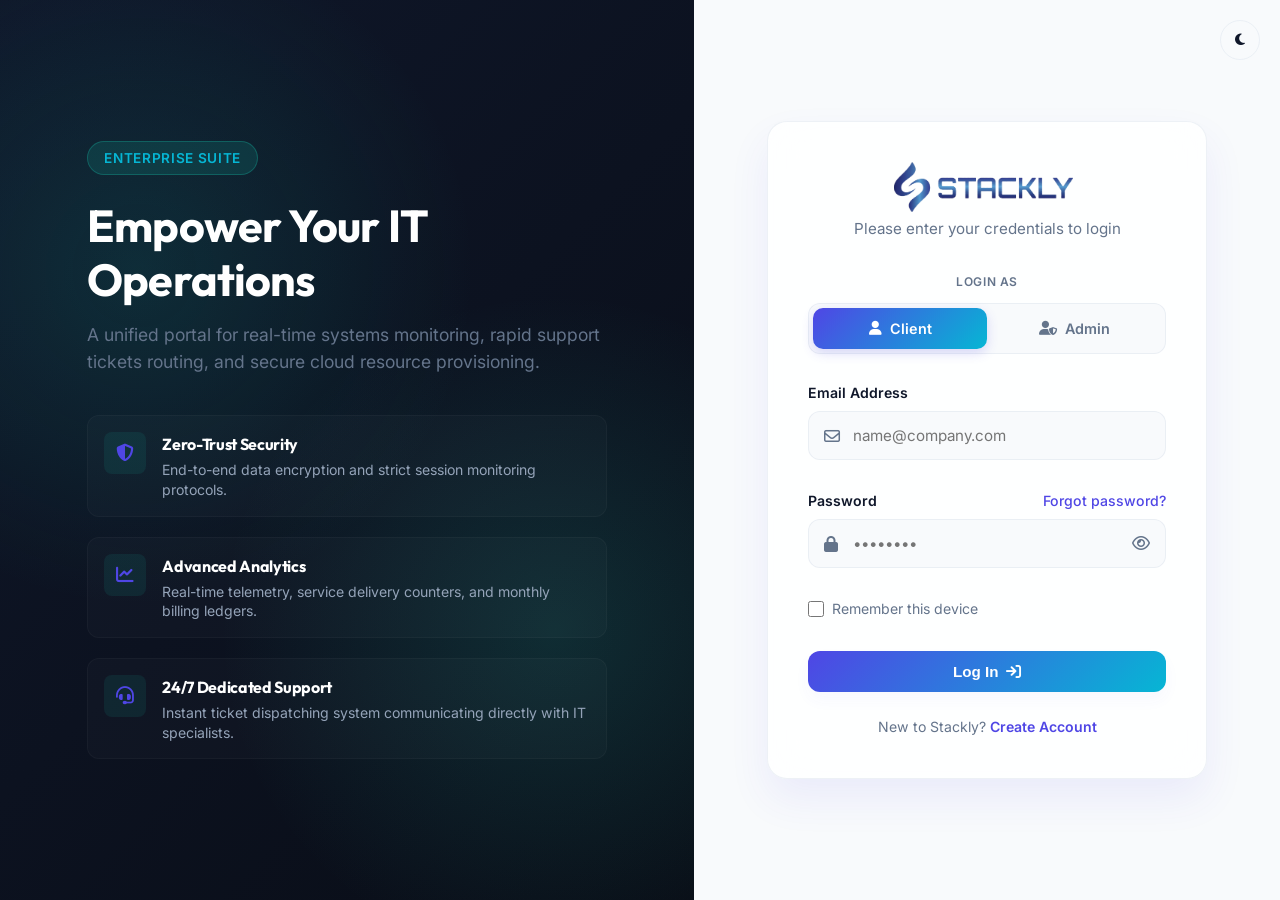
<file: index.html>
<!DOCTYPE html>
<html lang="en">
<head>
    <meta charset="UTF-8">
    <meta name="viewport" content="width=device-width, initial-scale=1.0">
    <title>Login - Stackly</title>
    <!-- Fonts -->
    <link rel="stylesheet" href="style.css">
    <!-- FontAwesome Icons -->
    <link rel="stylesheet" href="https://cdnjs.cloudflare.com/ajax/libs/font-awesome/6.4.0/css/all.min.css">
</head>
<body>
    <!-- Background animations -->
    <div class="bg-decor">
        <div class="bg-bubble bg-bubble-1"></div>
        <div class="bg-bubble bg-bubble-2"></div>
        <div class="bg-bubble bg-bubble-3"></div>
    </div>

    <!-- Theme Switcher floating button -->
    <div style="position: fixed; top: 20px; right: 20px; z-index: 1000;">
        <button class="theme-toggle-btn" aria-label="Toggle Theme">
            <i class="fa-solid fa-moon"></i>
        </button>
    </div>

    <div class="auth-container">
        <!-- Left Side: Interactive Branding -->
        <div class="auth-left">
            <div class="auth-left-content">
                <div class="auth-badge">Enterprise Suite</div>
                <h1>Empower Your IT Operations</h1>
                <p>A unified portal for real-time systems monitoring, rapid support tickets routing, and secure cloud resource provisioning.</p>
                
                <div class="auth-features">
                    <div class="auth-feature-item">
                        <div class="auth-feature-icon">
                            <i class="fa-solid fa-shield-halved"></i>
                        </div>
                        <div class="auth-feature-text">
                            <h4>Zero-Trust Security</h4>
                            <p>End-to-end data encryption and strict session monitoring protocols.</p>
                        </div>
                    </div>
                    
                    <div class="auth-feature-item">
                        <div class="auth-feature-icon">
                            <i class="fa-solid fa-chart-line"></i>
                        </div>
                        <div class="auth-feature-text">
                            <h4>Advanced Analytics</h4>
                            <p>Real-time telemetry, service delivery counters, and monthly billing ledgers.</p>
                        </div>
                    </div>
                    
                    <div class="auth-feature-item">
                        <div class="auth-feature-icon">
                            <i class="fa-solid fa-headset"></i>
                        </div>
                        <div class="auth-feature-text">
                            <h4>24/7 Dedicated Support</h4>
                            <p>Instant ticket dispatching system communicating directly with IT specialists.</p>
                        </div>
                    </div>
                </div>
            </div>
        </div>

        <!-- Right Side: Login Form -->
        <div class="auth-right">
            <div class="auth-card">
                <div class="auth-card-header">
                
                    <img src="./image/stackly_logo.webp" alt="Stackly" style="width: 50%; height: 50%; margin-right: 8px;">
                    <p class="subtitle">Please enter your credentials to login</p>
                </div>

                <div id="loginAlert"></div>

                <form id="loginForm" onsubmit="handleLogin(event)" novalidate>

                    <!-- Login As segmented control selector -->
                    <div class="form-group" style="margin-bottom: 28px;">
                        <label class="form-label" style="display: block; text-align: center; margin-bottom: 12px; font-weight: 600; text-transform: uppercase; font-size: 0.75rem; letter-spacing: 0.05em; color: var(--text-light);">Login As</label>
                        <div class="segmented-control">
                            <input type="radio" name="loginRole" id="roleClient" value="client" checked>
                            <label for="roleClient" class="segmented-control-option-label">
                                <i class="fa-solid fa-user"></i> Client
                            </label>
                            
                            <input type="radio" name="loginRole" id="roleAdmin" value="admin">
                            <label for="roleAdmin" class="segmented-control-option-label">
                                <i class="fa-solid fa-user-shield"></i> Admin
                            </label>
                            
                            <div class="segmented-control-slider"></div>
                        </div>
                    </div>

                    <!-- Email field -->
                    <div class="form-group">
                        <label class="form-label" for="email">Email Address</label>
                        <div class="input-wrapper">
                            <i class="fa-regular fa-envelope input-icon-left"></i>
                            <input type="email" id="email" class="form-control" placeholder="name@company.com" required>
                        </div>
                        <div class="form-error" id="emailError"></div>
                    </div>

                    <!-- Password field -->
                    <div class="form-group">
                        <div style="display: flex; justify-content: space-between; align-items: center; margin-bottom: 8px;">
                            <label class="form-label" for="password" style="margin: 0;">Password</label>
                            <a href="404.html" class="forgot-password-link">Forgot password?</a>
                        </div>
                        <div class="input-wrapper">
                            <i class="fa-solid fa-lock input-icon-left"></i>
                            <input type="password" id="password" class="form-control" placeholder="••••••••" required>
                            <button type="button" class="input-icon-right" id="passwordToggle" onclick="togglePasswordVisibility()" aria-label="Toggle Password Visibility">
                                <i class="fa-regular fa-eye"></i>
                            </button>
                        </div>
                        <div class="form-error" id="passwordError"></div>
                    </div>

                    <!-- Actions -->
                    <div class="form-actions-row">
                        <label class="checkbox-label">
                            <input type="checkbox" id="remember">
                            <span>Remember this device</span>
                        </label>
                    </div>

                    <button type="submit" class="btn btn-primary auth-submit-btn">
                        <span>Log In</span> <i class="fa-solid fa-arrow-right-to-bracket"></i>
                    </button>
                </form>

                

                <div class="toggle-link">
                    New to Stackly? <a href="signup.html">Create Account</a>
                </div>
            </div>
        </div>
    </div>

    <!-- Core Scripts -->
    <script src="script.js"></script>
    <script>
        // Toggle password visibility eye icon
        function togglePasswordVisibility() {
            const passwordInput = document.getElementById('password');
            const toggleIcon = document.querySelector('#passwordToggle i');
            
            if (passwordInput.type === 'password') {
                passwordInput.type = 'text';
                toggleIcon.className = 'fa-regular fa-eye-slash';
            } else {
                passwordInput.type = 'password';
                toggleIcon.className = 'fa-regular fa-eye';
            }
        }

        function handleLogin(event) {
            event.preventDefault();
            
            const email = document.getElementById('email').value.trim();
            const password = document.getElementById('password').value;
            
            const emailError = document.getElementById('emailError');
            const passwordError = document.getElementById('passwordError');

            // Clear errors
            emailError.innerHTML = '';
            passwordError.innerHTML = '';

            let hasErrors = false;

            if (!email) {
                emailError.innerHTML = '<i class="fa-solid fa-triangle-exclamation"></i> Email address is required';
                hasErrors = true;
            } else if (!isValidEmail(email)) {
                emailError.innerHTML = '<i class="fa-solid fa-triangle-exclamation"></i> Please enter a valid email address';
                hasErrors = true;
            }

            if (!password) {
                passwordError.innerHTML = '<i class="fa-solid fa-triangle-exclamation"></i> Password is required';
                hasErrors = true;
            } else if (password.length < 6) {
                passwordError.innerHTML = '<i class="fa-solid fa-triangle-exclamation"></i> Password must be at least 6 characters';
                hasErrors = true;
            }

            if (hasErrors) {
                showToast("Please fix the validation errors", "danger");
                return;
            }

            // Role is strictly determined by the selected segmented control option
            const role = document.querySelector('input[name="loginRole"]:checked').value;
            
            // Set User profile details in session
            sessionStorage.setItem('userEmail', email);
            sessionStorage.setItem('userRole', role);
            
            // Lookup user details in localStorage to resolve custom registered name if possible
            let resolvedName = '';
            let resolvedCompany = '';
            
            if (role === 'client') {
                const clients = JSON.parse(localStorage.getItem('it_clients')) || [];
                const matchedClient = clients.find(c => c.email.toLowerCase() === email.toLowerCase());
                if (matchedClient) {
                    resolvedName = matchedClient.name;
                    resolvedCompany = matchedClient.company;
                    sessionStorage.setItem('userCompany', resolvedCompany);
                }
            } else {
                const users = JSON.parse(localStorage.getItem('it_users')) || [];
                const matchedAdmin = users.find(u => u.email.toLowerCase() === email.toLowerCase() && u.role === 'admin');
                if (matchedAdmin) {
                    resolvedName = matchedAdmin.fullname;
                }
            }

            if (!resolvedName) {
                // Generate fallback name based on email prefix
                const username = email.split('@')[0];
                resolvedName = username.charAt(0).toUpperCase() + username.slice(1).replace('.', ' ');
            }
            sessionStorage.setItem('userName', resolvedName);
            
            window.location.href = role === 'admin' ? 'admin.html' : 'client.html';
        }

        function isValidEmail(email) {
            const re = /^[^\s@]+@[^\s@]+\.[^\s@]+$/;
            return re.test(email);
        }
    </script>
</body>
</html>
</file>
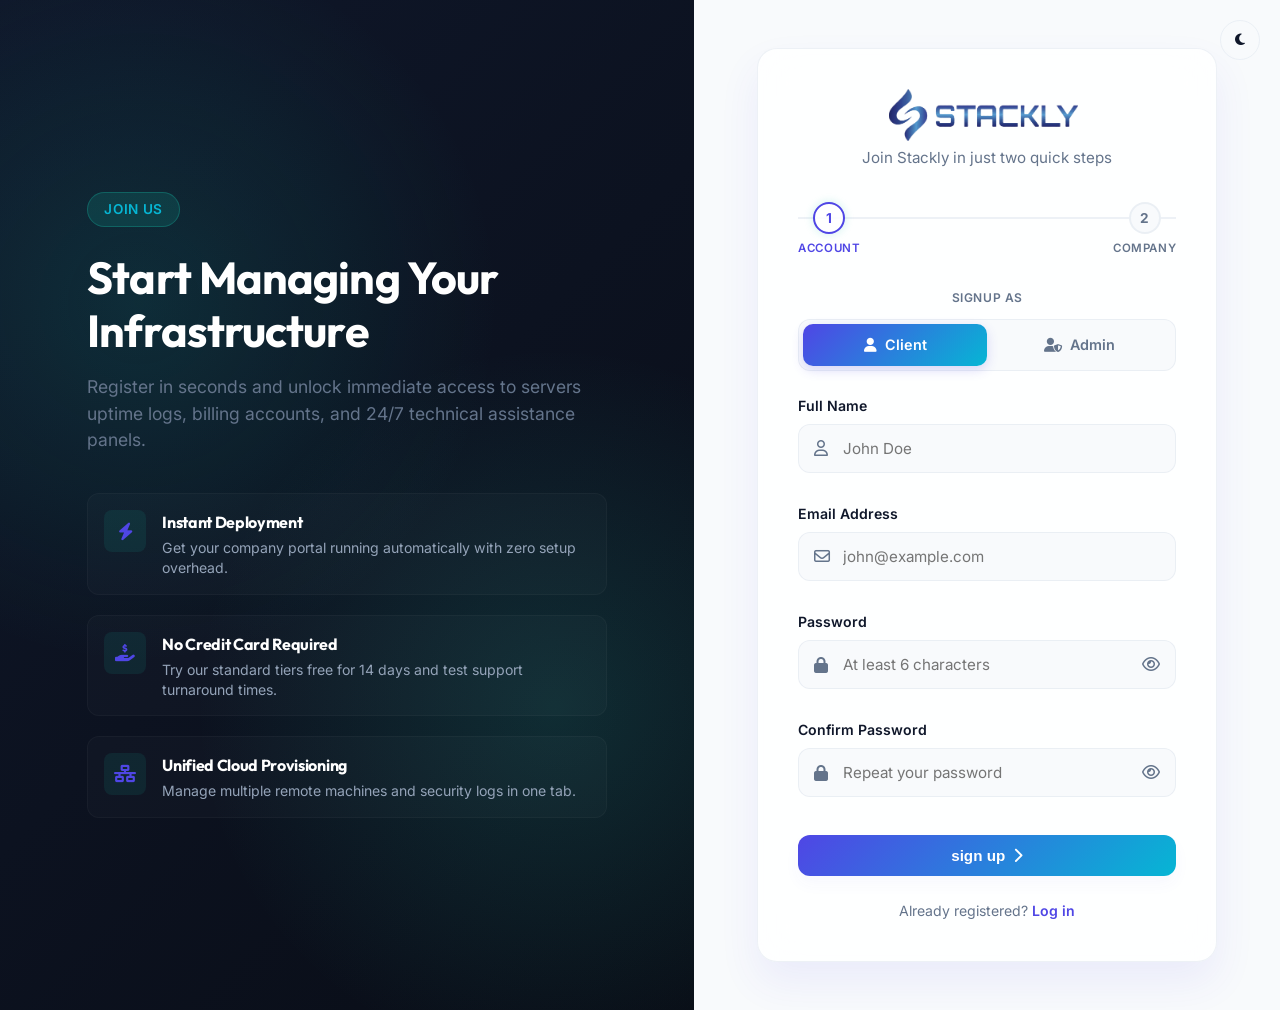
<file: signup.html>
<!DOCTYPE html>
<html lang="en">
<head>
    <meta charset="UTF-8">
    <meta name="viewport" content="width=device-width, initial-scale=1.0">
    <title>Sign Up - Stackly</title>
    <!-- CSS -->
    <link rel="stylesheet" href="style.css">
    <!-- FontAwesome Icons -->
    <link rel="stylesheet" href="https://cdnjs.cloudflare.com/ajax/libs/font-awesome/6.4.0/css/all.min.css">
</head>
<body>
    <!-- Background decorations -->
    <div class="bg-decor">
        <div class="bg-bubble bg-bubble-1"></div>
        <div class="bg-bubble bg-bubble-2"></div>
        <div class="bg-bubble bg-bubble-3"></div>
    </div>

    <!-- Theme Switcher floating button -->
    <div style="position: fixed; top: 20px; right: 20px; z-index: 1000;">
        <button class="theme-toggle-btn" aria-label="Toggle Theme">
            <i class="fa-solid fa-moon"></i>
        </button>
    </div>

    <div class="auth-container">
        <!-- Left Side: Interactive Branding -->
        <div class="auth-left">
            <div class="auth-left-content">
                <div class="auth-badge">Join Us</div>
                <h1>Start Managing Your Infrastructure</h1>
                <p>Register in seconds and unlock immediate access to servers uptime logs, billing accounts, and 24/7 technical assistance panels.</p>
                
                <div class="auth-features">
                    <div class="auth-feature-item">
                        <div class="auth-feature-icon">
                            <i class="fa-solid fa-bolt"></i>
                        </div>
                        <div class="auth-feature-text">
                            <h4>Instant Deployment</h4>
                            <p>Get your company portal running automatically with zero setup overhead.</p>
                        </div>
                    </div>
                    
                    <div class="auth-feature-item">
                        <div class="auth-feature-icon">
                            <i class="fa-solid fa-hand-holding-dollar"></i>
                        </div>
                        <div class="auth-feature-text">
                            <h4>No Credit Card Required</h4>
                            <p>Try our standard tiers free for 14 days and test support turnaround times.</p>
                        </div>
                    </div>
                    
                    <div class="auth-feature-item">
                        <div class="auth-feature-icon">
                            <i class="fa-solid fa-network-wired"></i>
                        </div>
                        <div class="auth-feature-text">
                            <h4>Unified Cloud Provisioning</h4>
                            <p>Manage multiple remote machines and security logs in one tab.</p>
                        </div>
                    </div>
                </div>
            </div>
        </div>

        <!-- Right Side: Stepper Form -->
        <div class="auth-right">
            <div class="auth-card" style="max-width: 460px;">
                <div class="auth-card-header">
                    <img src="./image/stackly_logo.webp" alt="Stackly" style="width: 50%; height: 50%; margin-right: 8px;">
 
                    <p class="subtitle">Join Stackly in just two quick steps</p>
                </div>

                <!-- Step progress indicators -->
                <div class="signup-steps">
                    <div class="signup-step-item active" id="stepIndicator1">
                        <div class="step-num">1</div>
                        <div class="step-label">Account</div>
                    </div>
                    <div class="signup-step-item" id="stepIndicator2">
                        <div class="step-num">2</div>
                        <div class="step-label">Company</div>
                    </div>
                </div>

                <div id="signupAlert"></div>

                <form id="signupForm" onsubmit="handleSignup(event)" novalidate>
                    <!-- STEP 1 PANEL -->
                    <div class="signup-step-panel active" id="stepPanel1">
                        <!-- Signup As Selector -->
                        <div class="form-group" style="margin-bottom: 24px;">
                            <label class="form-label" style="display: block; text-align: center; margin-bottom: 12px; font-weight: 600; text-transform: uppercase; font-size: 0.75rem; letter-spacing: 0.05em; color: var(--text-light);">Signup As</label>
                            <div class="segmented-control">
                                <input type="radio" name="signupRole" id="signupClient" value="client" checked>
                                <label for="signupClient" class="segmented-control-option-label">
                                    <i class="fa-solid fa-user"></i> Client
                                </label>
                                
                                <input type="radio" name="signupRole" id="signupAdmin" value="admin">
                                <label for="signupAdmin" class="segmented-control-option-label">
                                    <i class="fa-solid fa-user-shield"></i> Admin
                                </label>
                                
                                <div class="segmented-control-slider"></div>
                            </div>
                        </div>
                        <!-- Full Name -->
                        <div class="form-group">
                            <label class="form-label" for="fullname">Full Name</label>
                            <div class="input-wrapper">
                                <i class="fa-regular fa-user input-icon-left"></i>
                                <input type="text" id="fullname" class="form-control" placeholder="John Doe" required>
                            </div>
                            <div class="form-error" id="fullnameError"></div>
                        </div>

                        <!-- Email Address -->
                        <div class="form-group">
                            <label class="form-label" for="signup-email">Email Address</label>
                            <div class="input-wrapper">
                                <i class="fa-regular fa-envelope input-icon-left"></i>
                                <input type="email" id="signup-email" class="form-control" placeholder="john@example.com" required>
                            </div>
                            <div class="form-error" id="signup-emailError"></div>
                        </div>

                        <!-- Password -->
                        <div class="form-group">
                            <label class="form-label" for="signup-password">Password</label>
                            <div class="input-wrapper">
                                <i class="fa-solid fa-lock input-icon-left"></i>
                                <input type="password" id="signup-password" class="form-control" placeholder="At least 6 characters" required>
                                <button type="button" class="input-icon-right" onclick="togglePassword('signup-password', this)" aria-label="Toggle Password Visibility">
                                    <i class="fa-regular fa-eye"></i>
                                </button>
                            </div>
                            <div class="form-error" id="signup-passwordError"></div>
                        </div>

                        <!-- Confirm Password -->
                        <div class="form-group">
                            <label class="form-label" for="confirm-password">Confirm Password</label>
                            <div class="input-wrapper">
                                <i class="fa-solid fa-lock input-icon-left"></i>
                                <input type="password" id="confirm-password" class="form-control" placeholder="Repeat your password" required>
                                <button type="button" class="input-icon-right" onclick="togglePassword('confirm-password', this)" aria-label="Toggle Password Visibility">
                                    <i class="fa-regular fa-eye"></i>
                                </button>
                            </div>
                            <div class="form-error" id="confirm-passwordError"></div>
                        </div>

                        <button type="button" class="btn btn-primary auth-submit-btn" onclick="goToStep(2)">
                            <span>sign up</span> <i class="fa-solid fa-chevron-right"></i>
                        </button>
                    </div>

                    <!-- STEP 2 PANEL -->
                    <div class="signup-step-panel" id="stepPanel2">
                        <!-- Company Name -->
                        <div class="form-group">
                            <label class="form-label" for="company">Company Name</label>
                            <div class="input-wrapper">
                                <i class="fa-regular fa-building input-icon-left"></i>
                                <input type="text" id="company" class="form-control" placeholder="Acme Corporation" required>
                            </div>
                            <div class="form-error" id="companyError"></div>
                        </div>

                        <!-- Company Phone -->
                        <div class="form-group">
                            <label class="form-label" for="phone">Phone Number</label>
                            <div class="input-wrapper">
                                <i class="fa-solid fa-phone input-icon-left"></i>
                                <input type="tel" id="phone" class="form-control" placeholder="+1 (555) 000-0000" required>
                            </div>
                            <div class="form-error" id="phoneError"></div>
                        </div>

                        <!-- Agree Checklist -->
                        <div class="form-group" style="margin-top: 16px;">
                            <label class="checkbox-label" style="align-items: flex-start;">
                                <input type="checkbox" id="agree" style="margin-top: 3px;" required>
                                <span style="font-size: 0.82rem; line-height: 1.4;">I accept the <a href="#" style="color: var(--primary); font-weight:600;">Terms of Service</a> and <a href="#" style="color: var(--primary); font-weight:600;">Privacy Agreement</a>.</span>
                            </label>
                            <div class="form-error" id="agreeError"></div>
                        </div>

                        <div style="display: flex; gap: 12px; margin-top: 24px;">
                            <button type="button" class="btn btn-secondary" onclick="goToStep(1)" style="flex: 1;">
                                <i class="fa-solid fa-chevron-left"></i> <span>Back</span>
                            </button>
                            <button type="submit" class="btn btn-primary" style="flex: 1.8;">
                                <span>Create Account</span> <i class="fa-solid fa-check"></i>
                            </button>
                        </div>
                    </div>
                </form>

                <div class="toggle-link">
                    Already registered? <a href="index.html">Log in</a>
                </div>
            </div>
        </div>
    </div>

    <!-- Script imports -->
    <script src="script.js"></script>
    <script>
        // Toggle passwords input mask
        function togglePassword(inputId, button) {
            const input = document.getElementById(inputId);
            const icon = button.querySelector('i');
            if (input.type === 'password') {
                input.type = 'text';
                icon.className = 'fa-regular fa-eye-slash';
            } else {
                input.type = 'password';
                icon.className = 'fa-regular fa-eye';
            }
        }

        // Stepper Navigation
        function goToStep(stepNumber) {
            if (stepNumber === 2) {
                // Validate Step 1 first
                const fullname = document.getElementById('fullname').value.trim();
                const email = document.getElementById('signup-email').value.trim();
                const password = document.getElementById('signup-password').value;
                const confirmPassword = document.getElementById('confirm-password').value;

                const fullnameError = document.getElementById('fullnameError');
                const emailError = document.getElementById('signup-emailError');
                const passwordError = document.getElementById('signup-passwordError');
                const confirmPasswordError = document.getElementById('confirm-passwordError');

                // Clear previous error messages
                fullnameError.innerHTML = '';
                emailError.innerHTML = '';
                passwordError.innerHTML = '';
                confirmPasswordError.innerHTML = '';

                let hasErrors = false;

                if (!fullname) {
                    fullnameError.innerHTML = '<i class="fa-solid fa-triangle-exclamation"></i> Full name is required';
                    hasErrors = true;
                } else if (fullname.length < 3) {
                    fullnameError.innerHTML = '<i class="fa-solid fa-triangle-exclamation"></i> Name must be at least 3 characters';
                    hasErrors = true;
                }

                if (!email) {
                    emailError.innerHTML = '<i class="fa-solid fa-triangle-exclamation"></i> Email address is required';
                    hasErrors = true;
                } else if (!isValidEmail(email)) {
                    emailError.innerHTML = '<i class="fa-solid fa-triangle-exclamation"></i> Please enter a valid email address';
                    hasErrors = true;
                }

                if (!password) {
                    passwordError.innerHTML = '<i class="fa-solid fa-triangle-exclamation"></i> Password is required';
                    hasErrors = true;
                } else if (password.length < 6) {
                    passwordError.innerHTML = '<i class="fa-solid fa-triangle-exclamation"></i> Password must be at least 6 characters';
                    hasErrors = true;
                }

                if (password !== confirmPassword) {
                    confirmPasswordError.innerHTML = '<i class="fa-solid fa-triangle-exclamation"></i> Passwords do not match';
                    hasErrors = true;
                }

                if (hasErrors) {
                    showToast("Please check Step 1 fields", "danger");
                    return;
                }

                // Switch panels
                document.getElementById('stepPanel1').classList.remove('active');
                document.getElementById('stepPanel2').classList.add('active');
                
                // Update step stepper classes
                document.getElementById('stepIndicator1').className = 'signup-step-item completed';
                document.getElementById('stepIndicator2').className = 'signup-step-item active';
                
                showToast("Account details validated, complete step 2", "info");
            } else if (stepNumber === 1) {
                // Switch back
                document.getElementById('stepPanel2').classList.remove('active');
                document.getElementById('stepPanel1').classList.add('active');

                // Update indicators
                document.getElementById('stepIndicator1').className = 'signup-step-item active';
                document.getElementById('stepIndicator2').className = 'signup-step-item';
            }
        }

        function handleSignup(event) {
            event.preventDefault();

            const company = document.getElementById('company').value.trim();
            const phone = document.getElementById('phone').value.trim();
            const agree = document.getElementById('agree').checked;

            const companyError = document.getElementById('companyError');
            const phoneError = document.getElementById('phoneError');
            const agreeError = document.getElementById('agreeError');

            // Clear errors
            companyError.innerHTML = '';
            phoneError.innerHTML = '';
            agreeError.innerHTML = '';

            let hasErrors = false;

            if (!company) {
                companyError.innerHTML = '<i class="fa-solid fa-triangle-exclamation"></i> Company name is required';
                hasErrors = true;
            }

            if (!phone) {
                phoneError.innerHTML = '<i class="fa-solid fa-triangle-exclamation"></i> Phone number is required';
                hasErrors = true;
            }

            if (!agree) {
                agreeError.innerHTML = '<i class="fa-solid fa-triangle-exclamation"></i> You must agree to the Terms of Service';
                hasErrors = true;
            }

            if (hasErrors) {
                showToast("Please fix the validation errors", "danger");
                return;
            }

            // Save details to database
            const clients = getClients();
            const users = JSON.parse(localStorage.getItem('it_users')) || [];
            
            const fullname = document.getElementById('fullname').value.trim();
            const email = document.getElementById('signup-email').value.trim();
            const password = document.getElementById('signup-password').value;
            const signupRole = document.querySelector('input[name="signupRole"]:checked').value;

            // Generate new ID
            const newId = clients.length > 0 ? Math.max(...clients.map(c => c.id)) + 1 : 1;

            if (signupRole === 'client') {
                const newClient = {
                    id: newId,
                    name: fullname,
                    company: company,
                    email: email,
                    phone: phone,
                    services: ["Support Package"], // Auto assign basic package
                    status: "Active",
                    joined: new Date().toISOString().split('T')[0],
                    spent: 0
                };
                clients.push(newClient);
                saveClients(clients);
            }

            // Save credentials to it_users list for both roles
            users.push({
                id: Date.now(),
                fullname: fullname,
                email: email,
                password: password,
                company: company,
                phone: phone,
                role: signupRole,
                joined: new Date().toISOString()
            });
            localStorage.setItem('it_users', JSON.stringify(users));

            // Complete steps
            document.getElementById('stepIndicator2').className = 'signup-step-item completed';
            window.location.href = "index.html";
        }

        function isValidEmail(email) {
            const re = /^[^\s@]+@[^\s@]+\.[^\s@]+$/;
            return re.test(email);
        }
    </script>
</body>
</html>
</file>
<file: style.css>
@import url('https://fonts.googleapis.com/css2?family=Inter:wght@300;400;500;600;700&family=Outfit:wght@400;500;600;700;800&display=swap');

/* ===== DESIGN SYSTEM & CORE VARIABLES ===== */
:root {
  --primary: #4F46E5;
  --primary-rgb: 79, 70, 229;
  --secondary: #0F172A;
  --secondary-rgb: 15, 23, 42;
  --accent: #06B6D4;
  --accent-rgb: 6, 182, 212;
  
  /* Light Theme Defaults */
  --background: #F8FAFC;
  --surface: rgba(255, 255, 255, 0.85);
  --surface-rgb: 255, 255, 255;
  --surface-glass: rgba(255, 255, 255, 0.65);
  --border: rgba(226, 232, 240, 0.6);
  --text: #0F172A;
  --text-light: #64748B;
  --shadow: 0 20px 40px rgba(79, 70, 229, 0.08);
  --shadow-sm: 0 8px 16px rgba(79, 70, 229, 0.04);
  --glass-border: rgba(255, 255, 255, 0.5);
  
  --success: #10B981;
  --danger: #EF4444;
  --warning: #F59E0B;
  --info: #06B6D4;
  
  --radius-sm: 8px;
  --radius-md: 12px;
  --radius-lg: 20px;
  --radius-xl: 30px;
  
  --transition: all 0.3s cubic-bezier(0.4, 0, 0.2, 1);
  --transition-slow: all 0.5s cubic-bezier(0.4, 0, 0.2, 1);
  --transition-fast: all 0.15s cubic-bezier(0.4, 0, 0.2, 1);
}

/* ===== DARK THEME OVERRIDES ===== */
body.dark-mode {
  --background: #0B0F19;
  --surface: rgba(15, 23, 42, 0.75);
  --surface-rgb: 15, 23, 42;
  --surface-glass: rgba(15, 23, 42, 0.65);
  --border: rgba(30, 41, 59, 0.5);
  --text: #F8FAFC;
  --text-light: #94A3B8;
  --shadow: 0 20px 40px rgba(0, 0, 0, 0.4);
  --shadow-sm: 0 8px 16px rgba(0, 0, 0, 0.2);
  --glass-border: rgba(255, 255, 255, 0.05);
}

/* ===== RESET & BASE STYLES ===== */
* {
  margin: 0;
  padding: 0;
  box-sizing: border-box;
  outline: none;
}

html {
  scroll-behavior: smooth;
  font-size: 16px;
}

body {
  font-family: 'Inter', sans-serif;
  background-color: var(--background);
  color: var(--text);
  line-height: 1.5;
  overflow-x: hidden;
  transition: var(--transition-slow);
}

h1, h2, h3, h4, h5, h6 {
  font-family: 'Outfit', sans-serif;
  font-weight: 700;
  letter-spacing: -0.02em;
  color: var(--text);
}

/* ===== DYNAMIC BACKGROUND DECORATION ===== */
.bg-decor {
  position: fixed;
  width: 100vw;
  height: 100vh;
  top: 0;
  left: 0;
  z-index: -1;
  overflow: hidden;
  pointer-events: none;
}

.bg-bubble {
  position: absolute;
  border-radius: 50%;
  filter: blur(120px);
  opacity: 0.18;
  animation: floatBubble 25s infinite alternate ease-in-out;
}

.bg-bubble-1 {
  width: 500px;
  height: 500px;
  background: var(--primary);
  top: -150px;
  right: -100px;
  animation-duration: 20s;
}

.bg-bubble-2 {
  width: 450px;
  height: 450px;
  background: var(--accent);
  bottom: -150px;
  left: -100px;
  animation-duration: 25s;
  animation-delay: -5s;
}

.bg-bubble-3 {
  width: 300px;
  height: 300px;
  background: var(--info);
  top: 40%;
  left: 30%;
  animation-duration: 30s;
  animation-delay: -10s;
}

/* ===== KEYFRAME ANIMATIONS ===== */
@keyframes floatBubble {
  0% { transform: translateY(0) scale(1) rotate(0deg); }
  50% { transform: translateY(50px) scale(1.1) rotate(180deg); }
  100% { transform: translateY(-30px) scale(0.9) rotate(360deg); }
}

@keyframes fadeInUp {
  from {
    opacity: 0;
    transform: translateY(24px);
  }
  to {
    opacity: 1;
    transform: translateY(0);
  }
}

@keyframes fadeInLeft {
  from {
    opacity: 0;
    transform: translateX(-30px);
  }
  to {
    opacity: 1;
    transform: translateX(0);
  }
}

@keyframes fadeInRight {
  from {
    opacity: 0;
    transform: translateX(30px);
  }
  to {
    opacity: 1;
    transform: translateX(0);
  }
}

@keyframes scaleIn {
  from {
    opacity: 0;
    transform: scale(0.95);
  }
  to {
    opacity: 1;
    transform: scale(1);
  }
}

@keyframes pulseGlow {
  0%, 100% { box-shadow: 0 0 15px rgba(20, 184, 166, 0.15); }
  50% { box-shadow: 0 0 25px rgba(45, 212, 191, 0.4); }
}

@keyframes slideDownHeader {
  from { transform: translateY(-100%); }
  to { transform: translateY(0); }
}

@keyframes loaderRotate {
  100% { transform: rotate(360deg); }
}

/* ===== ENHANCED ANIMATIONS ===== */
@keyframes shimmer {
  0% {
    background-position: -1000px 0;
  }
  100% {
    background-position: 1000px 0;
  }
}

@keyframes countUp {
  from {
    opacity: 0;
    transform: scale(0.9);
  }
  to {
    opacity: 1;
    transform: scale(1);
  }
}

@keyframes slideInDown {
  from {
    opacity: 0;
    transform: translateY(-20px);
  }
  to {
    opacity: 1;
    transform: translateY(0);
  }
}

@keyframes slideInUp {
  from {
    opacity: 0;
    transform: translateY(30px);
  }
  to {
    opacity: 1;
    transform: translateY(0);
  }
}

@keyframes cardHoverGlow {
  0%, 100% {
    box-shadow: 0 8px 32px rgba(79, 70, 229, 0.15);
  }
  50% {
    box-shadow: 0 12px 40px rgba(79, 70, 229, 0.25);
  }
}

@keyframes iconBounce {
  0%, 100% {
    transform: translateY(0) scale(1);
  }
  50% {
    transform: translateY(-4px) scale(1.08);
  }
}

@keyframes iconRotate {
  0% { transform: rotate(0deg); }
  100% { transform: rotate(360deg); }
}

@keyframes gradientShift {
  0% {
    background-position: 0% 50%;
  }
  50% {
    background-position: 100% 50%;
  }
  100% {
    background-position: 0% 50%;
  }
}

@keyframes pulse {
  0%, 100% {
    opacity: 1;
  }
  50% {
    opacity: 0.7;
  }
}

@keyframes slideRight {
  from {
    transform: translateX(-100%);
    opacity: 0;
  }
  to {
    transform: translateX(0);
    opacity: 1;
  }
}

/* ===== TRANSITION TIMING HELPER ===== */
.stagger-1 { animation-delay: 0.05s; }
.stagger-2 { animation-delay: 0.1s; }
.stagger-3 { animation-delay: 0.15s; }
.stagger-4 { animation-delay: 0.2s; }
.stagger-5 { animation-delay: 0.25s; }
.stagger-6 { animation-delay: 0.3s; }
.stagger-7 { animation-delay: 0.35s; }
.stagger-8 { animation-delay: 0.4s; }

/* ===== DASHBOARD CONTENT & HERO ===== */
.dashboard-content {
  flex: 1;
  padding: 32px;
  overflow-y: auto;
  background-color: var(--background);
  animation: slideInRight 0.5s ease;
}

.client-hero {
  background: linear-gradient(135deg, rgba(79, 70, 229, 0.06) 0%, rgba(20, 184, 166, 0.03) 100%);
  border: 1.5px solid var(--border);
  border-radius: var(--radius-lg);
  padding: 32px;
  margin-bottom: 32px;
  display: flex;
  align-items: center;
  justify-content: space-between;
  position: relative;
  overflow: hidden;
  animation: slideInDown 0.6s ease;
}

.client-hero::before {
  content: '';
  position: absolute;
  top: 0;
  left: 0;
  right: 0;
  height: 3px;
  background: linear-gradient(90deg, var(--primary), var(--accent), transparent);
  animation: slideRight 0.8s ease;
}

.client-hero::after {
  content: '';
  position: absolute;
  top: -50%;
  right: -10%;
  width: 400px;
  height: 400px;
  background: radial-gradient(circle, rgba(79, 70, 229, 0.1) 0%, transparent 70%);
  border-radius: 50%;
  pointer-events: none;
}

.client-hero-content {
  flex: 1;
  position: relative;
  z-index: 1;
}

.client-hero-text {
  animation: fadeInLeft 0.6s ease 0.1s both;
}

.hero-badge {
  display: inline-block;
  padding: 6px 14px;
  background: linear-gradient(135deg, rgba(79, 70, 229, 0.15), rgba(20, 184, 166, 0.1));
  border: 1px solid rgba(79, 70, 229, 0.2);
  border-radius: 20px;
  font-size: 0.75rem;
  font-weight: 600;
  text-transform: uppercase;
  letter-spacing: 0.05em;
  color: var(--primary);
  transition: var(--transition);
  animation: fadeInUp 0.5s ease;
}

.hero-badge:hover {
  background: linear-gradient(135deg, rgba(79, 70, 229, 0.2), rgba(20, 184, 166, 0.15));
  transform: translateY(-2px);
  box-shadow: 0 4px 12px rgba(79, 70, 229, 0.2);
}

.hero-badge-success {
  color: var(--success);
  border-color: rgba(16, 185, 129, 0.2);
  background: linear-gradient(135deg, rgba(16, 185, 129, 0.15), rgba(16, 185, 129, 0.1));
}

.client-hero-text h1 {
  font-size: 2rem;
  margin-bottom: 12px;
  margin-top: 16px;
  line-height: 1.3;
  letter-spacing: -0.02em;
  animation: fadeInLeft 0.6s ease 0.15s both;
}

.hero-subtitle {
  font-size: 1.05rem;
  color: var(--text-light);
  margin-bottom: 0;
  line-height: 1.6;
  animation: fadeInLeft 0.6s ease 0.2s both;
}

.client-hero-actions {
  display: flex;
  gap: 16px;
  position: relative;
  z-index: 1;
  margin-left: 32px;
  animation: fadeInRight 0.6s ease 0.2s both;
}

.client-hero-actions .btn {
  box-shadow: 0 4px 16px rgba(0, 0, 0, 0.08);
}

.client-hero-actions .btn:hover {
  box-shadow: 0 8px 24px rgba(79, 70, 229, 0.25);
}

.content-header {
  margin-bottom: 32px;
  animation: fadeInUp 0.6s ease;
}

.content-header h1 {
  font-size: 1.8rem;
  margin-bottom: 8px;
  line-height: 1.2;
  letter-spacing: -0.02em;
}

.content-header p {
  color: var(--text-light);
  font-size: 1rem;
  margin: 0;
}
.btn {
  display: inline-flex;
  align-items: center;
  justify-content: center;
  gap: 8px;
  padding: 12px 24px;
  border-radius: var(--radius-md);
  font-size: 0.95rem;
  font-weight: 600;
  cursor: pointer;
  transition: var(--transition);
  text-decoration: none;
  border: 1px solid transparent;
  box-shadow: var(--shadow-sm);
  position: relative;
  overflow: hidden;
}

.btn::after {
  content: '';
  position: absolute;
  top: 50%;
  left: 50%;
  width: 120%;
  height: 120%;
  background: rgba(255, 255, 255, 0.15);
  transform: translate(-50%, -50%) scale(0);
  border-radius: 50%;
  transition: transform 0.5s ease;
}

.btn:active::after {
  transform: translate(-50%, -50%) scale(1);
  transition: 0s;
}

.btn-primary {
  background: linear-gradient(135deg, var(--primary) 0%, var(--accent) 100%);
  color: #FFFFFF;
  border: none;
}

.btn-primary:hover {
  transform: translateY(-2px);
  box-shadow: 0 8px 24px rgba(20, 184, 166, 0.35);
}

.btn-secondary {
  background-color: var(--secondary);
  color: #FFFFFF;
  border: 1px solid var(--border);
}

.btn-secondary:hover {
  background-color: rgba(15, 23, 42, 0.9);
  color: #FFFFFF;
  transform: translateY(-2px);
  box-shadow: var(--shadow);
}

body.dark-mode .btn-secondary:hover {
  background-color: #1E293B;
}

.btn-outline {
  background-color: transparent;
  color: var(--primary);
  border: 1.5px solid var(--primary);
}

.btn-outline:hover {
  background: linear-gradient(135deg, var(--primary) 0%, var(--accent) 100%);
  color: #FFFFFF;
  border-color: transparent;
  transform: translateY(-2px);
  box-shadow: 0 8px 20px rgba(20, 184, 166, 0.2);
}

.btn-danger {
  background-color: var(--danger);
  color: #FFFFFF;
}

.btn-danger:hover {
  background-color: #E02424;
  transform: translateY(-2px);
  box-shadow: 0 8px 20px rgba(239, 68, 68, 0.2);
}

.btn-sm {
  padding: 8px 16px;
  font-size: 0.85rem;
  border-radius: var(--radius-sm);
}

.btn-lg {
  padding: 16px 32px;
  font-size: 1.05rem;
}

.btn:disabled {
  opacity: 0.6;
  cursor: not-allowed;
  transform: none !important;
  box-shadow: none !important;
}

/* ===== APP HEADER / NAVBAR ===== */
.navbar {
  background-color: var(--surface-glass);
  backdrop-filter: blur(16px);
  -webkit-backdrop-filter: blur(16px);
  border-bottom: 1px solid var(--glass-border);
  position: sticky;
  top: 0;
  z-index: 100;
  animation: slideDownHeader 0.5s ease;
  transition: var(--transition-slow);
}

.navbar-content {
  display: flex;
  justify-content: space-between;
  align-items: center;
  height: 70px;
  padding: 0 24px;
  max-width: 1400px;
  margin: 0 auto;
}

.navbar-brand {
  font-family: 'Outfit', sans-serif;
  font-size: 1.4rem;
  font-weight: 800;
  color: var(--text);
  text-decoration: none;
  display: flex;
  align-items: center;
  gap: 10px;
  transition: var(--transition);
}

.brand-icon {
  background: linear-gradient(135deg, var(--primary) 0%, var(--accent) 100%);
  color: #FFFFFF;
  width: 38px;
  height: 38px;
  display: flex;
  align-items: center;
  justify-content: center;
  border-radius: 10px;
  font-size: 1.1rem;
  box-shadow: 0 4px 12px rgba(20, 184, 166, 0.3);
}

.navbar-links {
  display: flex;
  gap: 24px;
  align-items: center;
}

.navbar-links a {
  text-decoration: none;
  color: var(--text-light);
  font-weight: 500;
  font-size: 0.95rem;
  transition: var(--transition);
  padding: 8px 12px;
  border-radius: var(--radius-sm);
}

.navbar-links a:hover, .navbar-links a.active {
  color: var(--primary);
  background-color: rgba(20, 184, 166, 0.08);
}

.nav-actions {
  display: flex;
  align-items: center;
  gap: 16px;
}

/* Theme Switcher Button */
.theme-toggle-btn {
  background: none;
  border: 1px solid var(--border);
  width: 40px;
  height: 40px;
  border-radius: 50%;
  cursor: pointer;
  display: flex;
  align-items: center;
  justify-content: center;
  color: var(--text);
  transition: var(--transition);
}

.theme-toggle-btn:hover {
  background-color: var(--border);
  transform: rotate(20deg);
}

.menu-toggle {
  display: none;
  font-size: 1.4rem;
  color: var(--text);
  cursor: pointer;
  width: 40px;
  height: 40px;
  align-items: center;
  justify-content: center;
  border-radius: 50%;
  border: 1px solid var(--border);
}

/* Segmented Control for LoginAs & SignupAs */
.segmented-control {
  display: flex;
  background-color: var(--background);
  border: 1px solid var(--border);
  border-radius: var(--radius-md);
  padding: 4px;
  position: relative;
  margin-bottom: 24px;
  user-select: none;
}

.segmented-control-option-label {
  flex: 1;
  text-align: center;
  padding: 10px 16px;
  font-size: 0.9rem;
  font-weight: 600;
  color: var(--text-light);
  cursor: pointer;
  z-index: 2;
  transition: var(--transition);
  display: flex;
  align-items: center;
  justify-content: center;
  gap: 8px;
}

.segmented-control input[type="radio"] {
  display: none;
}

.segmented-control input[type="radio"]:checked + .segmented-control-option-label {
  color: #FFFFFF;
}

body.dark-mode .segmented-control input[type="radio"]:checked + .segmented-control-option-label {
  color: #FFFFFF;
}

.segmented-control-slider {
  position: absolute;
  top: 4px;
  bottom: 4px;
  left: 4px;
  width: calc(50% - 4px);
  background: linear-gradient(135deg, var(--primary) 0%, var(--accent) 100%);
  border-radius: calc(var(--radius-md) - 2px);
  z-index: 1;
  transition: transform 0.3s cubic-bezier(0.4, 0, 0.2, 1);
  box-shadow: 0 4px 12px rgba(79, 70, 229, 0.2);
}

.segmented-control input#roleAdmin:checked ~ .segmented-control-slider,
.segmented-control input#signupAdmin:checked ~ .segmented-control-slider {
  transform: translateX(100%);
}

/* Overview Split Rows for Dashboards */
.overview-split-row {
  display: grid;
  grid-template-columns: 2fr 1fr;
  gap: 24px;
  margin-bottom: 24px;
}

/* 2-column form rows */
.form-row-2col {
  display: grid;
  grid-template-columns: 1fr 1fr;
  gap: 16px;
}

/* Mobile Header Logo */
.mobile-logo {
  height: 32px;
  width: auto;
  max-width: 120px;
  object-fit: contain;
}

/* Analytics Tab Charts Grid */
.analytics-grid {
  display: grid;
  grid-template-columns: repeat(auto-fit, minmax(320px, 1fr));
  gap: 24px;
}

/* ===== AUTHENTICATION LAYOUT (LOGIN/SIGNUP) ===== */
.auth-container {
  display: flex;
  min-height: 100vh;
  width: 100%;
  position: relative;
}

.auth-left {
  flex: 1.1;
  background: linear-gradient(135deg, var(--secondary) 0%, #090D16 100%);
  display: flex;
  align-items: center;
  justify-content: center;
  padding: 48px;
  position: relative;
  overflow: hidden;
}

/* Auth Tech Art */
.auth-left::before {
  content: '';
  position: absolute;
  width: 100%;
  height: 100%;
  top: 0;
  left: 0;
  background-image: radial-gradient(circle at 20% 30%, rgba(20, 184, 166, 0.15) 0%, transparent 40%),
                    radial-gradient(circle at 80% 70%, rgba(45, 212, 191, 0.15) 0%, transparent 40%);
  z-index: 1;
}

.auth-left-content {
  position: relative;
  z-index: 2;
  color: #FFFFFF;
  max-width: 520px;
  animation: fadeInLeft 0.8s cubic-bezier(0.4, 0, 0.2, 1);
}

.auth-badge {
  display: inline-block;
  padding: 6px 16px;
  background-color: rgba(20, 184, 166, 0.15);
  border: 1px solid rgba(20, 184, 166, 0.3);
  color: var(--accent);
  border-radius: 30px;
  font-size: 0.85rem;
  font-weight: 600;
  margin-bottom: 24px;
  text-transform: uppercase;
  letter-spacing: 0.05em;
}

.auth-left-content h1 {
  font-size: 2.8rem;
  line-height: 1.2;
  margin-bottom: 16px;
  color: #FFFFFF;
}

.auth-left-content p {
  color: var(--text-light);
  font-size: 1.1rem;
  margin-bottom: 40px;
}

.auth-features {
  display: flex;
  flex-direction: column;
  gap: 20px;
}

.auth-feature-item {
  display: flex;
  align-items: flex-start;
  gap: 16px;
  padding: 16px;
  border-radius: var(--radius-md);
  background-color: rgba(255, 255, 255, 0.02);
  border: 1px solid rgba(255, 255, 255, 0.03);
  transition: var(--transition);
}

.auth-feature-item:hover {
  background-color: rgba(255, 255, 255, 0.04);
  border-color: rgba(20, 184, 166, 0.15);
  transform: translateX(6px);
}

.auth-feature-icon {
  background-color: rgba(20, 184, 166, 0.1);
  color: var(--primary);
  width: 42px;
  height: 42px;
  border-radius: 8px;
  display: flex;
  align-items: center;
  justify-content: center;
  font-size: 1.1rem;
  flex-shrink: 0;
}

.auth-feature-text h4 {
  font-size: 1rem;
  color: #FFFFFF;
  margin-bottom: 4px;
}

.auth-feature-text p {
  font-size: 0.88rem;
  margin: 0;
  color: #94A3B8;
  line-height: 1.4;
}

.auth-right {
  flex: 0.9;
  background-color: var(--background);
  display: flex;
  align-items: center;
  justify-content: center;
  padding: 48px;
  position: relative;
  transition: var(--transition-slow);
  animation: fadeInRight 0.8s cubic-bezier(0.4, 0, 0.2, 1);
}

.auth-card {
  width: 100%;
  max-width: 440px;
  background-color: var(--surface);
  backdrop-filter: blur(20px);
  -webkit-backdrop-filter: blur(20px);
  border: 1px solid var(--border);
  border-radius: var(--radius-lg);
  padding: 40px;
  box-shadow: var(--shadow);
  transition: var(--transition);
  position: relative;
}

.auth-card-header {
  margin-bottom: 32px;
  text-align: center;
}

.auth-card-header h2 {
  font-size: 1.8rem;
  margin-bottom: 8px;
}

.auth-card-header .subtitle {
  color: var(--text-light);
  font-size: 0.95rem;
}

/* Floating Form Inputs */
.form-group {
  margin-bottom: 24px;
  position: relative;
}

.form-label {
  display: block;
  font-size: 0.88rem;
  font-weight: 600;
  color: var(--text);
  margin-bottom: 8px;
}

.input-wrapper {
  position: relative;
}

.input-icon-left {
  position: absolute;
  left: 16px;
  top: 50%;
  transform: translateY(-50%);
  color: var(--text-light);
  font-size: 1rem;
  pointer-events: none;
  transition: var(--transition);
}

.input-icon-right {
  position: absolute;
  right: 16px;
  top: 50%;
  transform: translateY(-50%);
  color: var(--text-light);
  font-size: 1rem;
  cursor: pointer;
  transition: var(--transition);
  border: none;
  background: none;
}

.input-icon-right:hover {
  color: var(--primary);
}

.form-control {
  width: 100%;
  padding: 14px 16px 14px 44px;
  border-radius: var(--radius-md);
  border: 1.5px solid var(--border);
  background-color: var(--background);
  color: var(--text);
  font-family: inherit;
  font-size: 0.95rem;
  transition: var(--transition);
}

.form-control:focus {
  border-color: var(--primary);
  background-color: var(--surface);
  box-shadow: 0 0 0 4px rgba(20, 184, 166, 0.1);
}

.form-control:focus ~ .input-icon-left {
  color: var(--primary);
}

.form-error {
  color: var(--danger);
  font-size: 0.8rem;
  font-weight: 500;
  margin-top: 6px;
  display: flex;
  align-items: center;
  gap: 6px;
  animation: fadeInUp 0.25s ease;
}

.form-actions-row {
  display: flex;
  justify-content: space-between;
  align-items: center;
  margin-bottom: 24px;
}

.checkbox-label {
  display: flex;
  align-items: center;
  gap: 8px;
  font-size: 0.88rem;
  color: var(--text-light);
  cursor: pointer;
}

.checkbox-label input[type="checkbox"] {
  accent-color: var(--primary);
  width: 16px;
  height: 16px;
  cursor: pointer;
}

.forgot-password-link {
  color: var(--primary);
  text-decoration: none;
  font-size: 0.88rem;
  font-weight: 500;
  transition: var(--transition);
}

.forgot-password-link:hover {
  text-decoration: underline;
  color: var(--accent);
}

.auth-submit-btn {
  width: 100%;
  margin-top: 8px;
}

.toggle-link {
  text-align: center;
  margin-top: 24px;
  font-size: 0.88rem;
  color: var(--text-light);
}

.toggle-link a {
  color: var(--primary);
  text-decoration: none;
  font-weight: 600;
  transition: var(--transition);
}

.toggle-link a:hover {
  text-decoration: underline;
  color: var(--accent);
}

/* ===== SIGNUP PROGRESS STEPPER ===== */
.signup-steps {
  display: flex;
  justify-content: space-between;
  margin-bottom: 32px;
  position: relative;
}

.signup-steps::before {
  content: '';
  position: absolute;
  top: 15px;
  left: 0;
  width: 100%;
  height: 2px;
  background-color: var(--border);
  z-index: 1;
}

.signup-step-item {
  position: relative;
  z-index: 2;
  display: flex;
  flex-direction: column;
  align-items: center;
}

.step-num {
  width: 32px;
  height: 32px;
  border-radius: 50%;
  background-color: var(--background);
  border: 2px solid var(--border);
  display: flex;
  align-items: center;
  justify-content: center;
  font-size: 0.85rem;
  font-weight: 700;
  color: var(--text-light);
  transition: var(--transition);
}

.step-label {
  font-size: 0.72rem;
  font-weight: 600;
  color: var(--text-light);
  margin-top: 6px;
  text-transform: uppercase;
  letter-spacing: 0.05em;
  transition: var(--transition);
}

.signup-step-item.active .step-num {
  border-color: var(--primary);
  background-color: var(--surface);
  color: var(--primary);
  box-shadow: 0 0 10px rgba(20, 184, 166, 0.2);
}

.signup-step-item.active .step-label {
  color: var(--primary);
}

.signup-step-item.completed .step-num {
  background-color: var(--primary);
  border-color: var(--primary);
  color: #FFFFFF;
}

.signup-step-item.completed .step-label {
  color: var(--text);
}

.signup-step-panel {
  display: none;
  animation: scaleIn 0.35s ease;
}

.signup-step-panel.active {
  display: block;
}

/* ===== DASHBOARD CONTAINER LAYOUT ===== */
.dashboard-container {
  display: flex;
  height: 100vh;
  width: 100%;
  position: relative;
  overflow: hidden;
}

/* Interactive Sticky Sidebar */
.dashboard-sidebar {
  width: 260px;
  background-color: var(--surface);
  border-right: 1px solid var(--border);
  padding: 24px 16px;
  display: flex;
  flex-direction: column;
  justify-content: space-between;
  flex-shrink: 0;
  transition: var(--transition);
  animation: fadeInLeft 0.5s ease;
  height: 100%;
  overflow-y: auto;
}

.dashboard-sidebar > div:first-child {
  display: flex;
  flex-direction: column;
  gap: 0;
}

.sidebar-logo {
  display: flex;
  align-items: center;
  gap: 12px;
  padding: 12px;
  margin-bottom: 20px;
  width: 100%;
  background: linear-gradient(135deg, rgba(79, 70, 229, 0.08) 0%, rgba(20, 184, 166, 0.04) 100%);
  border: 1px solid var(--border);
  border-radius: var(--radius-md);
  transition: var(--transition);
  box-sizing: border-box;
}

.sidebar-logo:hover {
  background: linear-gradient(135deg, rgba(79, 70, 229, 0.12) 0%, rgba(20, 184, 166, 0.08) 100%);
  border-color: var(--primary);
  transform: translateY(-2px);
}

.sidebar-logo-icon {
  background: linear-gradient(135deg, var(--primary) 0%, var(--accent) 100%);
  color: #FFFFFF;
  width: 38px;
  height: 38px;
  border-radius: 8px;
  display: flex;
  align-items: center;
  justify-content: center;
  font-size: 1rem;
  flex-shrink: 0;
  box-shadow: 0 4px 12px rgba(20, 184, 166, 0.3);
}

.sidebar-logo-text {
  display: flex;
  flex-direction: column;
  overflow: visible;
  flex: 1;
  min-width: 0;
}

.sidebar-logo-brand {
  font-family: 'Outfit', sans-serif;
  font-size: 1rem;
  font-weight: 700;
  color: var(--text);
  line-height: 1.2;
}

.sidebar-logo-variant {
  font-size: 0.7rem;
  font-weight: 600;
  color: var(--primary);
  text-transform: uppercase;
  letter-spacing: 0.05em;
  line-height: 1;
}

.sidebar-profile {
  display: flex;
  align-items: center;
  gap: 12px;
  padding: 12px;
  background-color: var(--background);
  border-radius: var(--radius-md);
  margin-bottom: 20px;
  border: 1px solid var(--border);
  overflow: hidden;
}

.sidebar-avatar {
  width: 42px;
  height: 42px;
  border-radius: 50%;
  background: linear-gradient(135deg, var(--primary) 0%, var(--accent) 100%);
  color: #FFFFFF;
  display: flex;
  align-items: center;
  justify-content: center;
  font-size: 1.1rem;
  font-weight: 700;
  flex-shrink: 0;
}

.sidebar-profile-info {
  overflow: hidden;
  white-space: nowrap;
  text-overflow: ellipsis;
}

.sidebar-username {
  font-size: 0.95rem;
  font-weight: 700;
  color: var(--text);
}

.sidebar-userrole {
  font-size: 0.75rem;
  font-weight: 500;
  color: var(--text-light);
  text-transform: uppercase;
  letter-spacing: 0.05em;
}

.dashboard-nav {
  display: flex;
  flex-direction: column;
  gap: 8px;
  flex: 1;
}

.dashboard-nav-item {
  display: flex;
  align-items: center;
  gap: 12px;
  padding: 12px 16px;
  border-radius: var(--radius-md);
  color: var(--text-light);
  text-decoration: none;
  font-weight: 550;
  font-size: 0.95rem;
  transition: var(--transition);
  border: none;
  background: none;
  width: 100%;
  text-align: left;
  cursor: pointer;
  position: relative;
  overflow: hidden;
}

.dashboard-nav-item::before {
  content: '';
  position: absolute;
  left: 0;
  top: 50%;
  width: 4px;
  height: 0;
  background: linear-gradient(to bottom, var(--primary), var(--accent));
  transform: translateY(-50%);
  transition: var(--transition);
  border-radius: 0 2px 2px 0;
}

.dashboard-nav-item i {
  font-size: 1.1rem;
  width: 20px;
  text-align: center;
  transition: var(--transition);
}

.dashboard-nav-item:hover {
  color: var(--primary);
  background-color: rgba(79, 70, 229, 0.08);
  transform: translateX(4px);
}

.dashboard-nav-item:hover::before {
  height: 24px;
}

.dashboard-nav-item:hover i {
  animation: iconBounce 0.6s ease;
}

.dashboard-nav-item.active {
  background: linear-gradient(135deg, rgba(79, 70, 229, 0.15) 0%, rgba(20, 184, 166, 0.1) 100%);
  color: var(--primary);
  border-left: 4px solid var(--primary);
  padding-left: 12px;
  box-shadow: 0 4px 12px rgba(79, 70, 229, 0.15);
}

.dashboard-nav-item.active::before {
  height: 32px;
  left: 0;
}

.dashboard-nav-item.active:hover {
  transform: none;
}

.sidebar-footer {
  padding-top: 16px;
  border-top: 1px solid var(--border);
}

/* Main Content Workspace */
.dashboard-content {
  flex: 1;
  padding: 32px;
  height: 100%;
  overflow-y: auto;
  position: relative;
  transition: var(--transition);
}

/* Section Header styling */
.content-header {
  display: flex;
  justify-content: space-between;
  align-items: center;
  margin-bottom: 32px;
  flex-wrap: wrap;
  gap: 16px;
  animation: fadeInUp 0.4s ease;
}

.content-header h1 {
  font-size: 2.2rem;
  font-weight: 800;
}

.content-header p {
  color: var(--text-light);
  font-size: 0.95rem;
  margin-top: 2px;
}

/* Stats Card Grid */
.dashboard-grid {
  display: grid;
  grid-template-columns: repeat(auto-fit, minmax(240px, 1fr));
  gap: 24px;
  margin-bottom: 32px;
  animation: slideInUp 0.6s ease;
}

.stat-card {
  background: linear-gradient(135deg, var(--surface) 0%, rgba(45, 212, 191, 0.02) 100%);
  border: 1.5px solid var(--border);
  border-radius: var(--radius-lg);
  padding: 24px;
  box-shadow: 0 4px 16px rgba(0, 0, 0, 0.04);
  transition: var(--transition);
  position: relative;
  overflow: hidden;
  animation: fadeInUp 0.5s cubic-bezier(0.34, 1.56, 0.64, 1);
}

.stat-card:nth-child(1) { animation-delay: 0.05s; }
.stat-card:nth-child(2) { animation-delay: 0.1s; }
.stat-card:nth-child(3) { animation-delay: 0.15s; }
.stat-card:nth-child(4) { animation-delay: 0.2s; }

.stat-card:hover {
  transform: translateY(-8px) scale(1.02);
  box-shadow: 0 16px 40px rgba(79, 70, 229, 0.2);
  border-color: var(--primary);
  background: linear-gradient(135deg, var(--surface) 0%, rgba(20, 184, 166, 0.08) 100%);
}

.stat-card::before {
  content: '';
  position: absolute;
  top: 0;
  left: 0;
  width: 4px;
  height: 100%;
  background: linear-gradient(to bottom, var(--primary), var(--accent));
  transition: var(--transition);
  opacity: 0.7;
}

.stat-card:hover::before {
  width: 6px;
  opacity: 1;
  box-shadow: -2px 0 12px rgba(20, 184, 166, 0.4);
}

.stat-card::after {
  content: '';
  position: absolute;
  top: -50%;
  right: -50%;
  width: 200px;
  height: 200px;
  background: radial-gradient(circle, rgba(45, 212, 191, 0.15) 0%, transparent 70%);
  border-radius: 50%;
  pointer-events: none;
  transition: var(--transition);
}

.stat-card:hover::after {
  top: -30%;
  right: -30%;
  background: radial-gradient(circle, rgba(20, 184, 166, 0.25) 0%, transparent 60%);
}

.stat-header {
  display: flex;
  justify-content: space-between;
  align-items: flex-start;
  margin-bottom: 16px;
}

.stat-title {
  font-size: 0.88rem;
  font-weight: 600;
  color: var(--text-light);
  text-transform: uppercase;
  letter-spacing: 0.05em;
  transition: var(--transition);
}

.stat-card:hover .stat-title {
  color: var(--primary);
}

.stat-icon {
  width: 44px;
  height: 44px;
  border-radius: 10px;
  background: linear-gradient(135deg, rgba(20, 184, 166, 0.1) 0%, rgba(79, 70, 229, 0.08) 100%);
  color: var(--primary);
  display: flex;
  align-items: center;
  justify-content: center;
  font-size: 1.2rem;
  transition: var(--transition);
  position: relative;
  overflow: hidden;
}

.stat-card:hover .stat-icon {
  animation: iconBounce 0.6s ease;
  background: linear-gradient(135deg, rgba(79, 70, 229, 0.15) 0%, rgba(20, 184, 166, 0.15) 100%);
  box-shadow: 0 4px 16px rgba(79, 70, 229, 0.2);
}

.stat-value {
  font-size: 2.2rem;
  font-weight: 800;
  font-family: 'Outfit', sans-serif;
  color: var(--text);
  line-height: 1.1;
  margin-bottom: 8px;
  animation: countUp 0.5s ease-out;
  letter-spacing: -0.01em;
}

.stat-change {
  display: flex;
  align-items: center;
  gap: 6px;
  font-size: 0.8rem;
  font-weight: 600;
  transition: var(--transition);
}

.stat-change.positive { 
  color: var(--success);
  animation: slideInUp 0.5s ease-out 0.3s both;
}
.stat-change.negative { 
  color: var(--danger);
  animation: slideInUp 0.5s ease-out 0.3s both;
}
.stat-change.neutral { 
  color: var(--text-light);
  animation: slideInUp 0.5s ease-out 0.3s both;
}

.stat-card:hover .stat-change {
  transform: translateX(4px);
}

/* Tabs Layout Panels */
.dashboard-tab {
  display: none;
  animation: fadeInUp 0.5s cubic-bezier(0.34, 1.56, 0.64, 1);
  opacity: 0;
}

.dashboard-tab.active {
  display: block;
  animation: fadeInUp 0.5s cubic-bezier(0.34, 1.56, 0.64, 1);
  opacity: 1;
}

/* ===== CARDS & SHELTER MODULES ===== */
.card {
  background-color: var(--surface);
  backdrop-filter: blur(12px);
  -webkit-backdrop-filter: blur(12px);
  border: 1px solid var(--border);
  border-radius: var(--radius-lg);
  padding: 28px;
  box-shadow: 0 4px 16px rgba(0, 0, 0, 0.04);
  margin-bottom: 24px;
  transition: var(--transition);
  position: relative;
  overflow: hidden;
  animation: fadeInUp 0.6s cubic-bezier(0.34, 1.56, 0.64, 1);
}

.card:hover {
  box-shadow: 0 16px 48px rgba(79, 70, 229, 0.15);
  border-color: rgba(20, 184, 166, 0.2);
  transform: translateY(-4px);
}

.card::before {
  content: '';
  position: absolute;
  top: 0;
  left: 0;
  right: 0;
  height: 3px;
  background: linear-gradient(90deg, var(--primary), var(--accent), var(--primary));
  background-size: 200% 100%;
  opacity: 0;
  transition: opacity 0.3s ease;
}

.card:hover::before {
  opacity: 1;
  animation: gradientShift 2.5s ease infinite;
}

.card::after {
  content: '';
  position: absolute;
  top: -50%;
  right: -50%;
  width: 300px;
  height: 300px;
  background: radial-gradient(circle, rgba(45, 212, 191, 0.08) 0%, transparent 70%);
  border-radius: 50%;
  pointer-events: none;
  transition: all 0.5s ease;
  opacity: 0;
}

.card:hover::after {
  opacity: 1;
  top: -30%;
  right: -30%;
}

.card-header {
  display: flex;
  justify-content: space-between;
  align-items: center;
  margin-bottom: 24px;
  padding-bottom: 16px;
  border-bottom: 1px solid var(--border);
  transition: var(--transition);
}

.card:hover .card-header {
  border-bottom-color: rgba(79, 70, 229, 0.15);
}

.card-title {
  font-size: 1.25rem;
  font-weight: 700;
  transition: var(--transition);
  color: var(--text);
}

.card:hover .card-title {
  color: var(--primary);
}

.card-subtitle {
  font-size: 0.88rem;
  color: var(--text-light);
  margin-top: 4px;
  transition: var(--transition);
}

.card:hover .card-subtitle {
  color: var(--text-light);
}

.card-body {
  position: relative;
}

/* Flex Row Splitting Cards */
.card-row-split {
  display: grid;
  grid-template-columns: 2fr 1fr;
  gap: 24px;
}

@media (max-width: 1024px) {
  .card-row-split {
    grid-template-columns: 1fr;
  }
}

/* ===== SERVICES GRID MODULE ===== */
.services-catalog {
  display: grid;
  grid-template-columns: repeat(auto-fit, minmax(280px, 1fr));
  gap: 24px;
}

.service-card {
  background-color: var(--surface);
  border: 1.5px solid var(--border);
  border-radius: var(--radius-lg);
  padding: 24px;
  display: flex;
  flex-direction: column;
  justify-content: space-between;
  transition: var(--transition);
  position: relative;
}

.service-card:hover {
  transform: translateY(-6px);
  border-color: var(--primary);
  box-shadow: var(--shadow);
}

.service-badge {
  position: absolute;
  top: 20px;
  right: 20px;
  padding: 4px 10px;
  background-color: rgba(16, 185, 129, 0.1);
  color: var(--success);
  font-size: 0.75rem;
  font-weight: 700;
  border-radius: 20px;
}

.service-card-header {
  display: flex;
  align-items: center;
  gap: 16px;
  margin-bottom: 16px;
}

.service-card-icon {
  width: 48px;
  height: 48px;
  border-radius: 12px;
  background-color: rgba(20, 184, 166, 0.08);
  color: var(--primary);
  display: flex;
  align-items: center;
  justify-content: center;
  font-size: 1.4rem;
}

.service-title h3 {
  font-size: 1.15rem;
  font-weight: 700;
}

.service-desc {
  color: var(--text-light);
  font-size: 0.88rem;
  margin-bottom: 24px;
  line-height: 1.4;
  flex: 1;
}

.service-footer {
  display: flex;
  align-items: center;
  justify-content: space-between;
  padding-top: 16px;
  border-top: 1px solid var(--border);
}

.service-price {
  font-size: 1.1rem;
  font-weight: 800;
  color: var(--text);
  font-family: 'Outfit', sans-serif;
}

.service-price span {
  font-size: 0.8rem;
  color: var(--text-light);
  font-weight: 500;
}

/* ===== PREMIUM TABLES ===== */
.table-responsive {
  width: 100%;
  overflow-x: auto;
  border-radius: var(--radius-md);
  border: 1px solid var(--border);
  box-shadow: var(--shadow-sm);
  background-color: var(--surface);
}

.premium-table {
  width: 100%;
  border-collapse: collapse;
  text-align: left;
  font-size: 0.92rem;
  animation: fadeInUp 0.6s ease;
}

.premium-table thead {
  background-color: var(--background);
  border-bottom: 1.5px solid var(--border);
}

.premium-table th {
  padding: 16px 20px;
  font-weight: 700;
  color: var(--text);
  text-transform: uppercase;
  font-size: 0.78rem;
  letter-spacing: 0.05em;
}

.premium-table tbody tr {
  border-bottom: 1px solid var(--border);
  transition: var(--transition);
  animation: fadeInUp 0.5s ease-out;
}

.premium-table tbody tr:nth-child(1) { animation-delay: 0.05s; }
.premium-table tbody tr:nth-child(2) { animation-delay: 0.1s; }
.premium-table tbody tr:nth-child(3) { animation-delay: 0.15s; }
.premium-table tbody tr:nth-child(4) { animation-delay: 0.2s; }

.premium-table tbody tr:last-child {
  border-bottom: none;
}

.premium-table tbody tr:hover {
  background: linear-gradient(90deg, rgba(79, 70, 229, 0.05), transparent);
  transform: translateX(4px);
  box-shadow: -4px 0 12px rgba(79, 70, 229, 0.1);
}

.premium-table td {
  padding: 16px 20px;
  color: var(--text);
  vertical-align: middle;
  transition: var(--transition);
}

/* Health Items Section */
.health-items {
  display: flex;
  flex-direction: column;
  gap: 16px;
  animation: slideInUp 0.6s ease;
}

.health-row {
  display: flex;
  align-items: center;
  justify-content: space-between;
  padding: 14px 16px;
  background: linear-gradient(135deg, rgba(79, 70, 229, 0.03) 0%, rgba(20, 184, 166, 0.02) 100%);
  border: 1px solid var(--border);
  border-radius: var(--radius-md);
  transition: var(--transition);
  animation: fadeInUp 0.5s ease-out;
}

.health-row:nth-child(1) { animation-delay: 0.1s; }
.health-row:nth-child(2) { animation-delay: 0.15s; }
.health-row:nth-child(3) { animation-delay: 0.2s; }
.health-row:nth-child(4) { animation-delay: 0.25s; }

.health-row:hover {
  background: linear-gradient(135deg, rgba(79, 70, 229, 0.08) 0%, rgba(20, 184, 166, 0.05) 100%);
  border-color: rgba(79, 70, 229, 0.15);
  transform: translateX(4px);
  box-shadow: 0 4px 12px rgba(79, 70, 229, 0.1);
}

.health-label {
  display: flex;
  align-items: center;
  gap: 12px;
  font-weight: 600;
  color: var(--text);
  font-size: 0.95rem;
}

.health-status {
  display: inline-flex;
  align-items: center;
  gap: 6px;
  padding: 4px 12px;
  border-radius: 16px;
  font-size: 0.8rem;
  font-weight: 600;
  text-transform: uppercase;
  letter-spacing: 0.02em;
  transition: var(--transition);
}

.health-status i {
  font-size: 0.6rem;
  animation: pulse 2s ease-in-out infinite;
}

.health-ok {
  background: linear-gradient(135deg, rgba(16, 185, 129, 0.15), rgba(16, 185, 129, 0.1));
  color: var(--success);
  border: 1px solid rgba(16, 185, 129, 0.2);
}

.health-status:hover {
  transform: scale(1.05);
}

/* Table Badge components */
.status-badge {
  display: inline-flex;
  align-items: center;
  gap: 6px;
  padding: 6px 14px;
  border-radius: 20px;
  font-size: 0.78rem;
  font-weight: 700;
  text-transform: uppercase;
  letter-spacing: 0.02em;
}

.status-badge::before {
  content: '';
  width: 6px;
  height: 6px;
  border-radius: 50%;
  background-color: currentColor;
}

.status-active, .status-resolved, .status-paid {
  background-color: rgba(16, 185, 129, 0.1);
  color: var(--success);
}

.status-pending, .status-in-progress, .status-open {
  background-color: rgba(245, 158, 11, 0.1);
  color: var(--warning);
}

.status-inactive, .status-cancelled, .status-overdue {
  background-color: rgba(239, 68, 68, 0.1);
  color: var(--danger);
}

/* Priority tags */
.priority-badge {
  display: inline-block;
  padding: 4px 10px;
  border-radius: 4px;
  font-size: 0.75rem;
  font-weight: 600;
}

.priority-high, .priority-urgent {
  background-color: rgba(239, 68, 68, 0.1);
  color: var(--danger);
}

.priority-medium {
  background-color: rgba(245, 158, 11, 0.1);
  color: var(--warning);
}

.priority-low {
  background-color: rgba(6, 182, 212, 0.1);
  color: var(--info);
}

/* ===== MODALS ===== */
.modal {
  position: fixed;
  top: 0;
  left: 0;
  width: 100vw;
  height: 100vh;
  z-index: 1000;
  display: flex;
  align-items: center;
  justify-content: center;
  opacity: 0;
  pointer-events: none;
  transition: var(--transition-slow);
}

.modal-backdrop {
  position: absolute;
  top: 0;
  left: 0;
  width: 100%;
  height: 100%;
  background-color: rgba(15, 23, 42, 0.6);
  backdrop-filter: blur(8px);
  -webkit-backdrop-filter: blur(8px);
  transition: var(--transition);
}

.modal-content {
  position: relative;
  z-index: 1002;
  width: 90%;
  max-width: 520px;
  background-color: var(--surface);
  border: 1.5px solid var(--border);
  border-radius: var(--radius-lg);
  padding: 32px;
  box-shadow: 0 24px 64px rgba(79, 70, 229, 0.2);
  transform: translateY(40px) scale(0.94);
  transition: var(--transition);
  animation: slideInDown 0.5s cubic-bezier(0.34, 1.56, 0.64, 1) paused;
}

.modal.active {
  opacity: 1;
  pointer-events: auto;
}

.modal.active .modal-content {
  transform: translateY(0) scale(1);
  animation-play-state: running;
}

.modal-header {
  display: flex;
  justify-content: space-between;
  align-items: center;
  margin-bottom: 24px;
  padding-bottom: 16px;
  border-bottom: 1px solid var(--border);
  transition: var(--transition);
}

.modal-header h2 {
  font-size: 1.4rem;
  font-weight: 800;
  color: var(--text);
}

.modal-close-btn {
  background: none;
  border: none;
  font-size: 1.5rem;
  color: var(--text-light);
  cursor: pointer;
  transition: var(--transition);
  width: 40px;
  height: 40px;
  display: flex;
  align-items: center;
  justify-content: center;
  border-radius: 50%;
  border: 1px solid transparent;
}

.modal-close-btn:hover {
  background-color: rgba(239, 68, 68, 0.1);
  color: var(--danger);
  border-color: rgba(239, 68, 68, 0.15);
  transform: rotate(90deg);
}

.modal-footer {
  margin-top: 32px;
  display: flex;
  justify-content: flex-end;
  gap: 12px;
  padding-top: 16px;
  border-top: 1px solid var(--border);
}

/* ===== SYSTEM STATUS BARS (CSS PROPS) ===== */
.status-tracker-container {
  display: flex;
  flex-direction: column;
  gap: 20px;
}

.status-bar-item {
  display: flex;
  flex-direction: column;
  gap: 8px;
}

.status-bar-info {
  display: flex;
  justify-content: space-between;
  font-size: 0.88rem;
  font-weight: 600;
}

.status-bar-label {
  color: var(--text);
}

.status-bar-value {
  color: var(--primary);
}

.status-bar-track {
  width: 100%;
  height: 10px;
  background-color: var(--background);
  border-radius: 5px;
  overflow: hidden;
  border: 1px solid var(--border);
}

.status-bar-fill {
  height: 100%;
  border-radius: 5px;
  transition: width 1s ease-in-out;
  background: linear-gradient(90deg, var(--primary) 0%, var(--accent) 100%);
}

/* ===== APP ALERTS / TOASTS ===== */
.alert {
  padding: 16px 20px;
  border-radius: var(--radius-md);
  margin-bottom: 24px;
  display: flex;
  align-items: flex-start;
  gap: 12px;
  animation: fadeInUp 0.3s cubic-bezier(0.4, 0, 0.2, 1);
  border: 1.5px solid transparent;
}

.alert-message {
  font-size: 0.88rem;
  font-weight: 500;
  line-height: 1.4;
  flex: 1;
}

.alert-close {
  background: none;
  border: none;
  font-size: 1.2rem;
  color: currentColor;
  cursor: pointer;
  opacity: 0.7;
  transition: var(--transition);
}

.alert-close:hover {
  opacity: 1;
}

.alert-success {
  background-color: rgba(16, 185, 129, 0.06);
  color: var(--success);
  border-color: rgba(16, 185, 129, 0.15);
}

.alert-danger {
  background-color: rgba(239, 68, 68, 0.06);
  color: var(--danger);
  border-color: rgba(239, 68, 68, 0.15);
}

.alert-warning {
  background-color: rgba(245, 158, 11, 0.06);
  color: var(--warning);
  border-color: rgba(245, 158, 11, 0.15);
}

.alert-info {
  background-color: rgba(6, 182, 212, 0.06);
  color: var(--info);
  border-color: rgba(6, 182, 212, 0.15);
}

/* Toast Notifications */
.toast-container {
  position: fixed;
  top: 24px;
  right: 24px;
  z-index: 2000;
  display: flex;
  flex-direction: column;
  gap: 12px;
  max-width: 380px;
  width: 90%;
}

.toast {
  background-color: var(--surface);
  border: 1px solid var(--border);
  box-shadow: 0 12px 32px rgba(0, 0, 0, 0.15);
  border-radius: var(--radius-md);
  padding: 16px;
  display: flex;
  align-items: center;
  gap: 12px;
  animation: fadeInRight 0.35s cubic-bezier(0.4, 0, 0.2, 1);
  transition: var(--transition);
  position: relative;
  overflow: hidden;
}

.toast::before {
  content: '';
  position: absolute;
  left: 0;
  top: 0;
  height: 100%;
  width: 4px;
}

.toast.toast-success::before { background-color: var(--success); }
.toast.toast-danger::before { background-color: var(--danger); }
.toast.toast-warning::before { background-color: var(--warning); }
.toast.toast-info::before { background-color: var(--info); }

.toast-icon {
  font-size: 1.25rem;
  flex-shrink: 0;
}

.toast-success .toast-icon { color: var(--success); }
.toast-danger .toast-icon { color: var(--danger); }
.toast-warning .toast-icon { color: var(--warning); }
.toast-info .toast-icon { color: var(--info); }

.toast-content {
  font-size: 0.88rem;
  font-weight: 500;
  color: var(--text);
  flex: 1;
}

.toast-close {
  background: none;
  border: none;
  color: var(--text-light);
  cursor: pointer;
  font-size: 1rem;
  transition: var(--transition);
}

.toast-close:hover {
  color: var(--text);
}

/* ===== CHART WIDGETS ===== */
.chart-container {
  position: relative;
  height: 260px;
  width: 100%;
}

/* ===== ACTIVITY FEED ===== */
.activity-feed {
  display: flex;
  flex-direction: column;
  gap: 16px;
}

.activity-item {
  display: flex;
  gap: 12px;
  padding: 16px;
  background: var(--background);
  border-radius: var(--radius-md);
  border-left: 3px solid var(--primary);
  transition: var(--transition);
}

.activity-item:hover {
  background: linear-gradient(90deg, rgba(20, 184, 166, 0.05), transparent);
  transform: translateX(4px);
}

.activity-icon {
  width: 40px;
  height: 40px;
  border-radius: 50%;
  display: flex;
  align-items: center;
  justify-content: center;
  font-size: 16px;
  flex-shrink: 0;
  background: rgba(20, 184, 166, 0.1);
  color: var(--primary);
}

.activity-content {
  flex: 1;
}

.activity-title {
  font-weight: 600;
  color: var(--text);
  margin-bottom: 2px;
  font-size: 0.9rem;
}

.activity-time {
  font-size: 0.8rem;
  color: var(--text-light);
}

/* ===== QUICK ACTIONS ===== */
.quick-actions {
  display: grid;
  grid-template-columns: repeat(auto-fit, minmax(160px, 1fr));
  gap: 16px;
  margin-bottom: 24px;
  animation: slideInUp 0.6s ease;
}

.quick-action-btn {
  display: flex;
  flex-direction: column;
  align-items: center;
  justify-content: center;
  gap: 12px;
  padding: 20px 16px;
  background: linear-gradient(135deg, rgba(79, 70, 229, 0.05) 0%, rgba(20, 184, 166, 0.03) 100%);
  border: 1.5px solid var(--border);
  border-radius: var(--radius-lg);
  cursor: pointer;
  transition: var(--transition);
  font-weight: 600;
  font-size: 0.85rem;
  color: var(--text);
  position: relative;
  overflow: hidden;
  animation: fadeInUp 0.5s ease-out;
}

.quick-action-btn:nth-child(1) { animation-delay: 0.1s; }
.quick-action-btn:nth-child(2) { animation-delay: 0.15s; }
.quick-action-btn:nth-child(3) { animation-delay: 0.2s; }
.quick-action-btn:nth-child(4) { animation-delay: 0.25s; }

.quick-action-btn::before {
  content: '';
  position: absolute;
  top: 0;
  left: -100%;
  width: 100%;
  height: 100%;
  background: linear-gradient(90deg, transparent, rgba(255, 255, 255, 0.15), transparent);
  transition: left 0.5s ease;
}

.quick-action-btn:hover::before {
  left: 100%;
}

.quick-action-btn:hover {
  background: linear-gradient(135deg, var(--primary) 0%, var(--accent) 100%);
  color: white;
  border-color: transparent;
  transform: translateY(-4px) scale(1.05);
  box-shadow: 0 12px 32px rgba(79, 70, 229, 0.3);
}

.quick-action-icon {
  font-size: 28px;
  transition: var(--transition);
}

.quick-action-btn:hover .quick-action-icon {
  animation: iconBounce 0.6s ease;
}

/* ===== ENHANCED STAT CARDS ===== */
.stat-card-large {
  background: linear-gradient(135deg, rgba(79, 70, 229, 0.06) 0%, rgba(20, 184, 166, 0.03) 100%);
  border: 2px solid var(--border);
  border-radius: var(--radius-lg);
  padding: 32px;
  text-align: center;
  transition: var(--transition);
  position: relative;
  overflow: hidden;
  animation: fadeInUp 0.6s cubic-bezier(0.34, 1.56, 0.64, 1);
}

.stat-card-large:hover {
  border-color: var(--primary);
  transform: translateY(-6px) scale(1.02);
  box-shadow: 0 16px 40px rgba(79, 70, 229, 0.2);
  background: linear-gradient(135deg, rgba(79, 70, 229, 0.1) 0%, rgba(20, 184, 166, 0.08) 100%);
}

.stat-card-large::before {
  content: '';
  position: absolute;
  top: -50%;
  right: -50%;
  width: 300px;
  height: 300px;
  background: radial-gradient(circle, rgba(45, 212, 191, 0.15) 0%, transparent 70%);
  border-radius: 50%;
  pointer-events: none;
  transition: all 0.5s ease;
  opacity: 0;
}

.stat-card-large:hover::before {
  opacity: 1;
  top: -30%;
  right: -30%;
}

.stat-card-large .stat-value {
  font-size: 3.2rem;
  margin-bottom: 8px;
  animation: countUp 0.6s ease-out;
  letter-spacing: -0.02em;
}

.stat-card-large .stat-title {
  margin-bottom: 4px;
  transition: var(--transition);
}

.stat-card-large:hover .stat-title {
  color: var(--primary);
}

/* ===== MINI CHARTS ===== */
.mini-chart-container {
  display: grid;
  grid-template-columns: repeat(auto-fit, minmax(250px, 1fr));
  gap: 20px;
  margin-bottom: 24px;
}

.mini-chart {
  background: var(--surface);
  border: 1px solid var(--border);
  border-radius: var(--radius-lg);
  padding: 20px;
  transition: var(--transition);
}

.mini-chart:hover {
  box-shadow: var(--shadow);
  border-color: var(--primary);
}

.mini-chart-title {
  font-weight: 700;
  font-size: 0.95rem;
  margin-bottom: 16px;
  color: var(--text);
}

.mini-chart-value {
  font-size: 2rem;
  font-weight: 800;
  color: var(--primary);
  margin-bottom: 4px;
}

.mini-chart-change {
  font-size: 0.8rem;
  color: var(--text-light);
}

/* ===== CUSTOM LOADING OVERLAY ===== */
.page-loader {
  position: fixed;
  top: 0;
  left: 0;
  width: 100vw;
  height: 100vh;
  background-color: var(--background);
  z-index: 9999;
  display: flex;
  flex-direction: column;
  align-items: center;
  justify-content: center;
  transition: opacity 0.5s ease, visibility 0.5s ease;
  gap: 20px;
}

.page-loader.fade-out {
  opacity: 0;
  visibility: hidden;
}

.spinner {
  width: 50px;
  height: 50px;
  border: 4px solid var(--border);
  border-top-color: var(--primary);
  border-radius: 50%;
  animation: loaderRotate 0.8s linear infinite;
}

/* ===== SCROLL BAR CUSTOMIZATION ===== */
::-webkit-scrollbar {
  width: 8px;
  height: 8px;
}

::-webkit-scrollbar-track {
  background: var(--background);
}

::-webkit-scrollbar-thumb {
  background-color: var(--border);
  border-radius: 10px;
  transition: var(--transition);
}

::-webkit-scrollbar-thumb:hover {
  background-color: var(--primary);
}

/* ===== MOBILE HEADER (Hidden on Desktop) ===== */
.mobile-header {
  display: none;
  align-items: center;
  justify-content: space-between;
  padding: 0 16px;
  height: 60px;
  background-color: var(--surface);
  border-bottom: 1px solid var(--border);
  position: sticky;
  top: 0;
  z-index: 1000;
}

.mobile-menu-btn {
  background: none;
  border: 1px solid var(--border);
  width: 40px;
  height: 40px;
  border-radius: var(--radius-sm);
  cursor: pointer;
  display: flex;
  align-items: center;
  justify-content: center;
  color: var(--text);
  font-size: 1.15rem;
  transition: var(--transition);
}

.mobile-menu-btn:hover {
  background-color: var(--border);
  color: var(--primary);
}

.mobile-brand {
  font-family: 'Outfit', sans-serif;
  font-size: 1.25rem;
  font-weight: 700;
  color: var(--text);
}

/* ===== OVERVIEW SPLIT LAYOUT ===== */
.overview-split {
  display: grid;
  grid-template-columns: 2fr 1fr;
  gap: 24px;
  margin-bottom: 32px;
  animation: slideInUp 0.6s ease;
}

.overview-split-main {
  grid-column: 1;
}

.overview-split-side {
  grid-column: 2;
  display: flex;
  flex-direction: column;
  gap: 16px;
}

/* ===== RESPONSIVE MEDIA QUERIES ===== */

/* Large Tablets / Small Laptops */
@media (max-width: 1024px) {
  .overview-split {
    grid-template-columns: 1fr;
  }
  
  .overview-split-main {
    grid-column: 1;
  }
  
  .overview-split-side {
    grid-column: 1;
  }
  
  .overview-split-row {
    grid-template-columns: 1fr;
    gap: 16px;
  }
  
  .auth-left {
    display: none;
  }
  
  .auth-right {
    flex: 1;
    padding: 32px 20px;
  }
  
  .dashboard-content {
    padding: 28px 20px;
  }
  
  .content-header h1 {
    font-size: 1.9rem;
  }
}

/* Tablets & Mobile */
@media (max-width: 768px) {
  /* Show mobile header */
  .mobile-header {
    display: flex;
  }
  
  /* Dashboard layout becomes vertical */
  .dashboard-container {
    flex-direction: column;
    height: auto;
    min-height: calc(100vh - 60px);
    overflow: visible;
  }

  .dashboard-content {
    height: auto;
    overflow: visible;
  }

  /* Client Hero Responsive stacking */
  .client-hero {
    flex-direction: column;
    align-items: flex-start;
    padding: 24px 20px;
    gap: 20px;
  }
  
  .client-hero-actions {
    margin-left: 0;
    width: 100%;
    flex-wrap: wrap;
  }
  
  .client-hero-actions .btn {
    flex: 1;
    min-width: 140px;
  }
  
  /* Cards padding compacting on mobile */
  .card {
    padding: 20px 16px;
    margin-bottom: 16px;
  }
  
  /* Sidebar becomes off-canvas drawer */
  .dashboard-sidebar {
    position: fixed;
    top: 60px;
    left: -100%;
    width: 280px;
    height: calc(100vh - 60px);
    z-index: 999;
    box-shadow: 10px 0 30px rgba(0, 0, 0, 0.15);
    transition: left 0.35s cubic-bezier(0.4, 0, 0.2, 1);
    border-right: 1px solid var(--border);
    overflow-y: auto;
  }
  
  .dashboard-sidebar.sidebar-open {
    left: 0;
  }
  
  /* Backdrop behind open sidebar */
  .sidebar-backdrop {
    display: none;
    position: fixed;
    top: 60px;
    left: 0;
    width: 100vw;
    height: calc(100vh - 60px);
    background-color: rgba(15, 23, 42, 0.35);
    backdrop-filter: blur(4px);
    z-index: 998;
  }
  
  .sidebar-backdrop.active {
    display: block;
  }
  
  /* Main content takes full width */
  .dashboard-content {
    padding: 20px 16px;
    margin-left: 0;
  }
  
  .content-header h1 {
    font-size: 1.65rem;
  }
  
  .content-header p {
    font-size: 0.85rem;
  }
  
  /* Tables become scrollable */
  .premium-table th, .premium-table td {
    padding: 12px 14px;
    font-size: 0.85rem;
    white-space: nowrap;
  }
  
  .table-responsive {
    overflow-x: auto;
    -webkit-overflow-scrolling: touch;
  }
  
  /* Stat cards 2 per row on tablet */
  .dashboard-grid {
    grid-template-columns: repeat(2, 1fr);
    gap: 16px;
  }
  
  /* Service catalog 2 per row on tablet */
  .services-catalog {
    grid-template-columns: repeat(2, 1fr) !important;
    gap: 16px;
  }
  
  /* Modals become full-width */
  .modal-content {
    max-width: 95vw;
    margin: 20px auto;
    max-height: 85vh;
    overflow-y: auto;
  }
  
  /* Auth pages: center card nicely */
  .auth-card {
    max-width: 100%;
    margin: 16px;
  }
  
  .auth-right {
    padding: 24px 16px;
  }
  
  /* Signup page */
  .signup-steps {
    gap: 0;
  }
  
  .step-label {
    font-size: 0.65rem;
  }
  
  /* Error page */
  .error-code {
    font-size: 6rem;
  }
}

/* Small Phones */
@media (max-width: 480px) {
  .form-row-2col {
    grid-template-columns: 1fr;
    gap: 12px;
  }

  .analytics-grid {
    grid-template-columns: 1fr;
    gap: 16px;
  }

  .auth-card {
    padding: 24px 16px;
    border-radius: var(--radius-md);
  }
  
  .auth-card-header h2 {
    font-size: 1.4rem;
  }
  
  .content-header {
    flex-direction: column;
    align-items: flex-start;
    gap: 12px;
  }
  
  .content-header .btn {
    width: 100%;
  }
  
  .content-header h1 {
    font-size: 1.4rem;
  }
  
  /* Stats: single column */
  .dashboard-grid {
    grid-template-columns: 1fr;
  }
  
  /* Service catalog: single column */
  .services-catalog {
    grid-template-columns: 1fr !important;
  }
  
  /* Stat cards compact */
  .stat-card {
    padding: 18px;
  }
  
  .stat-value {
    font-size: 1.8rem;
  }
  
  /* Modals */
  .modal-content {
    padding: 20px 16px;
    margin: 12px;
  }
  
  .modal-footer {
    flex-direction: column-reverse;
    gap: 8px;
  }
  
  .modal-footer .btn {
    width: 100%;
  }
  
  /* Sidebar wider on very small screens */
  .dashboard-sidebar {
    width: 260px;
  }
  
  /* Error page */
  .error-code {
    font-size: 5rem;
  }
  
  .error-message {
    font-size: 1.2rem;
  }
}
</file>
